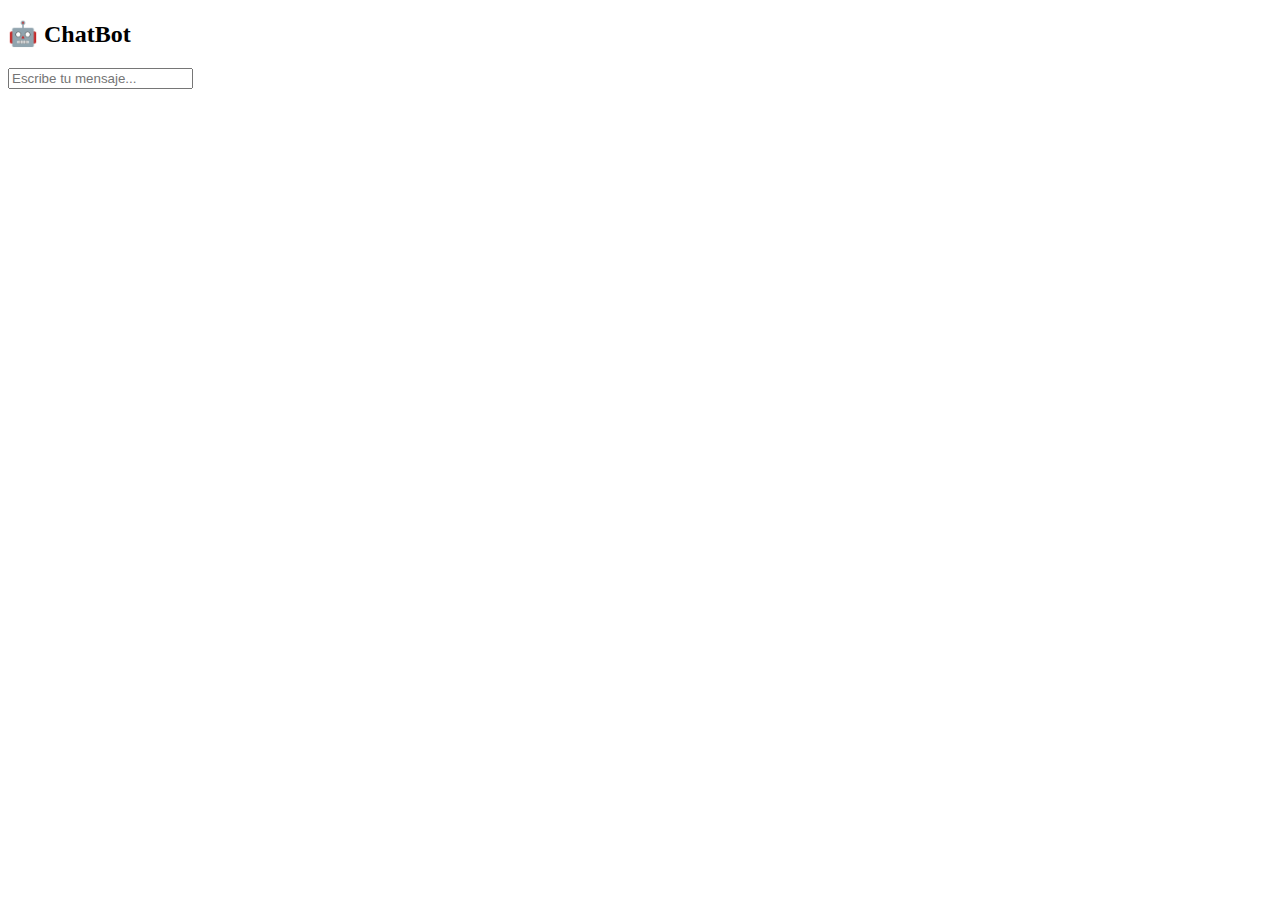
<file: personal/Mision2/chatbotv4/template/index.html>
<!DOCTYPE html>
<html lang="en">
<head>
    <meta charset="UTF-8">
    <meta name="viewport" content="width=device-width, initial-scale=1.0">
    <title>ChatBot Inteligente</title>
</head>
<body>

    <div id="chatbox">
        <h2> 🤖 ChatBot</h2>
        <div id="messages"></div>
        <form id="chatForm" >
            <input type="text" id="userInput" placeholder="Escribe tu mensaje..." autocomplete="off">
        </form>
    </div>

<script>
    const form = document.getElementById("chatForm");
    const input = document.getElementById("userInput");
    const messages = document.getElementById("messages");

    form.addEventListener("submit", async (e)=> {
        e.preventDefault();
        const text = input.value.trim();
        if(!text) return;
        messages.innerHTML+= `<div class="msg user"> Tu: ${text} </div>`;
        input.value = "";
        const response  = await fetch("/chat", {
            method: "POST",
            headers: {"Content-Type": "application/x-www-form-urlencoded"},
            body: `message=${encodeURIComponent(text)}`
        });
    const data = await response.json();
    messages.innerHTML+= `<div class="msg bot">Bot: ${data.response} </div>`;
    messages.scrollTop = messages.scrollHeight;
    
    });
    
</script>
    
</body>
</html>
</file>
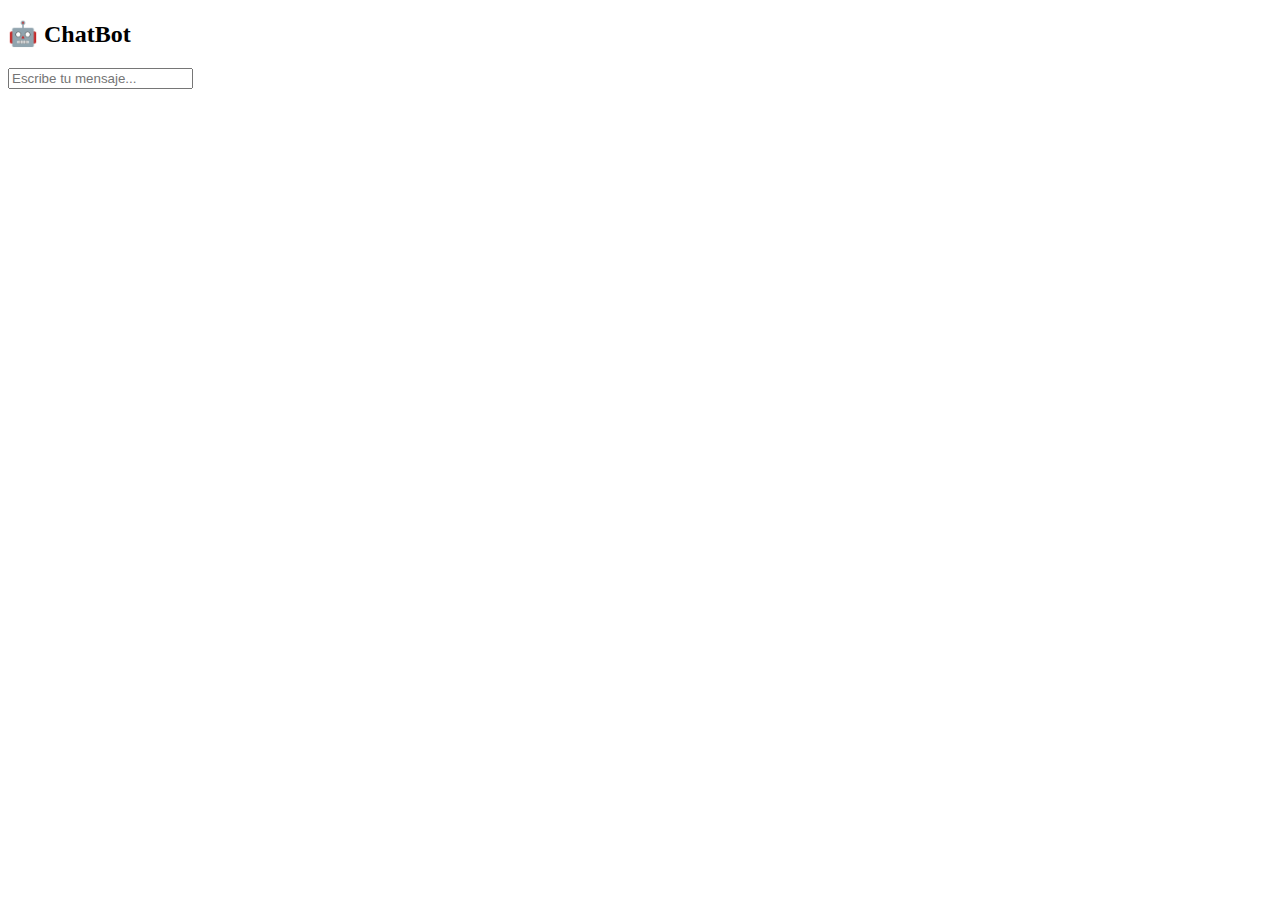
<file: personal/Mision2/chatbotv4/templates/index.html>
<!DOCTYPE html>
<html lang="en">
<head>
    <meta charset="UTF-8">
    <meta name="viewport" content="width=device-width, initial-scale=1.0">
    <title>ChatBot Inteligente</title>
</head>
<body>

    <div id="chatbox">
        <h2> 🤖 ChatBot</h2>
        <div id="messages"></div>
        <form id="chatForm" >
            <input type="text" id="userInput" placeholder="Escribe tu mensaje..." autocomplete="off">
        </form>
    </div>

<script>
    const form = document.getElementById("chatForm");
    const input = document.getElementById("userInput");
    const messages = document.getElementById("messages");

    form.addEventListener("submit", async (e)=> {
        e.preventDefault();
        const text = input.value.trim();
        if(!text) return;
        messages.innerHTML+= `<div class="msg user"> Tu: ${text} </div>`;
        input.value = "";
        
        const response  = await fetch("/chat", {
            method: "POST",
            headers: {"Content-Type": "application/x-www-form-urlencoded"},
            body: `message=${encodeURIComponent(text)}`
        });
    const data = await response.json();
    messages.innerHTML+= `<div class="msg bot">Bot: ${data.response} </div>`;
    messages.scrollTop = messages.scrollHeight;
    
    });
    
</script>
    
</body>
</html>
</file>
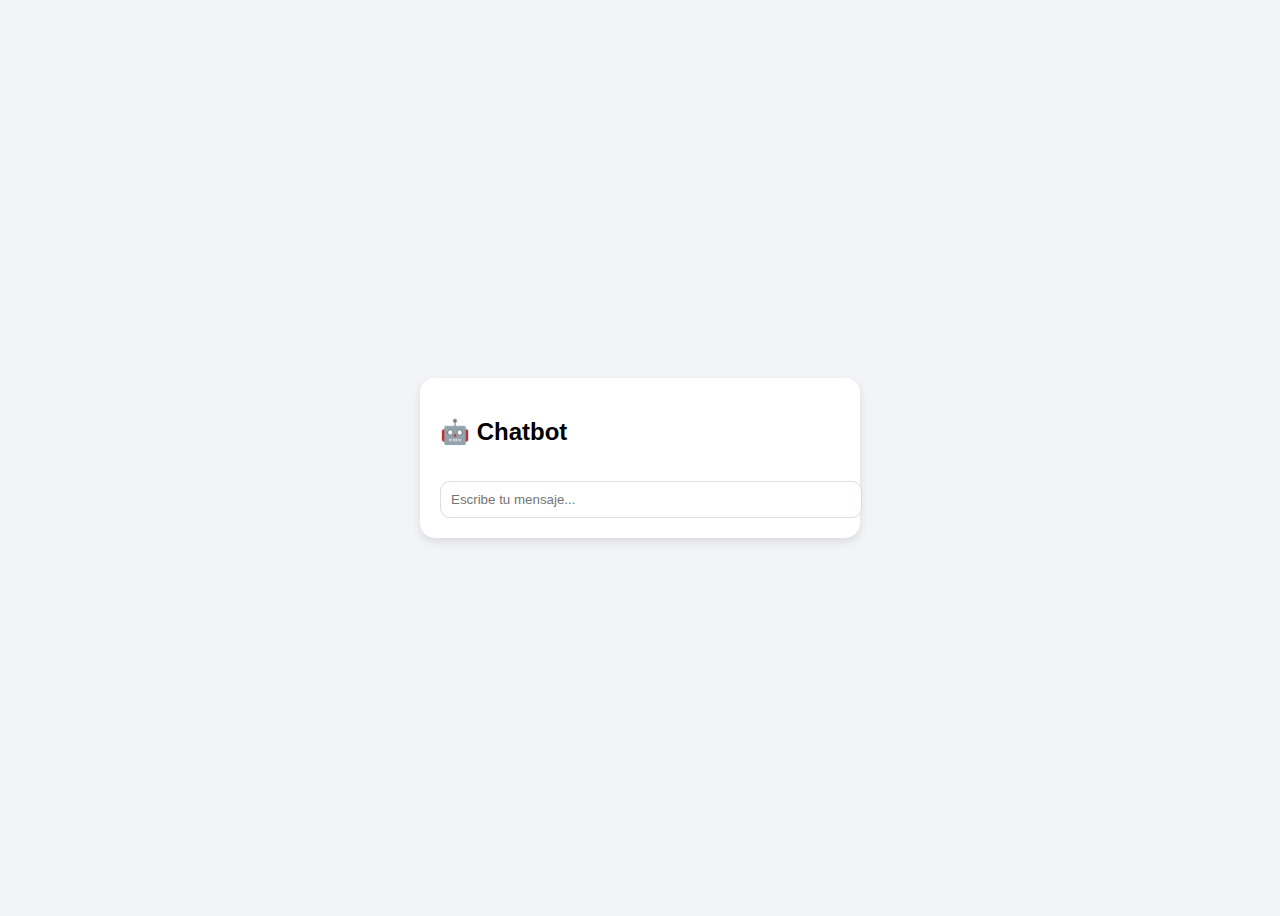
<file: personal/Mision2/version1ns/templates/index.html>
<!DOCTYPE html>
<html lang="es">
<head>
  <meta charset="UTF-8" />
  <meta name="viewport" content="width=device-width, initial-scale=1.0" />
  <title>Chatbot Inteligente</title>
  <style>
    body {
      font-family: Arial, sans-serif;
      background: #f2f4f8;
      display: flex;
      justify-content: center;
      align-items: center;
      height: 100vh;
    }
    #chatbox {
      background: white;
      width: 400px;
      border-radius: 15px;
      box-shadow: 0 4px 10px rgba(0,0,0,0.1);
      padding: 20px;
      display: flex;
      flex-direction: column;
    }
    #messages {
      flex-grow: 1;
      overflow-y: auto;
      margin-bottom: 15px;
    }
    .msg { margin: 8px 0; }
    .user { text-align: right; color: blue; }
    .bot { text-align: left; color: green; }
    input[type="text"] {
      width: 100%;
      padding: 10px;
      border: 1px solid #ddd;
      border-radius: 10px;
      outline: none;
    }
  </style>
</head>
<body>
  <div id="chatbox">
    <h2>🤖 Chatbot</h2>
    <div id="messages"></div>
    <form id="chatForm">
      <input type="text" id="userInput" placeholder="Escribe tu mensaje..." autocomplete="off" />
    </form>
  </div>

  <script>
    const form = document.getElementById("chatForm");
    const input = document.getElementById("userInput");
    const messages = document.getElementById("messages");

    form.addEventListener("submit", async (e) => {
      e.preventDefault();
      const text = input.value.trim();
      if (!text) return;

      messages.innerHTML += `<div class="msg user">Tú: ${text}</div>`;
      input.value = "";

      const response = await fetch("/chat", {
        method: "POST",
        headers: { "Content-Type": "application/x-www-form-urlencoded" },
        body: `message=${encodeURIComponent(text)}`
      });

      const data = await response.json();
      messages.innerHTML += `<div class="msg bot">Bot: ${data.response}</div>`;
      messages.scrollTop = messages.scrollHeight;
    });
  </script>
</body>
</html>
</file>
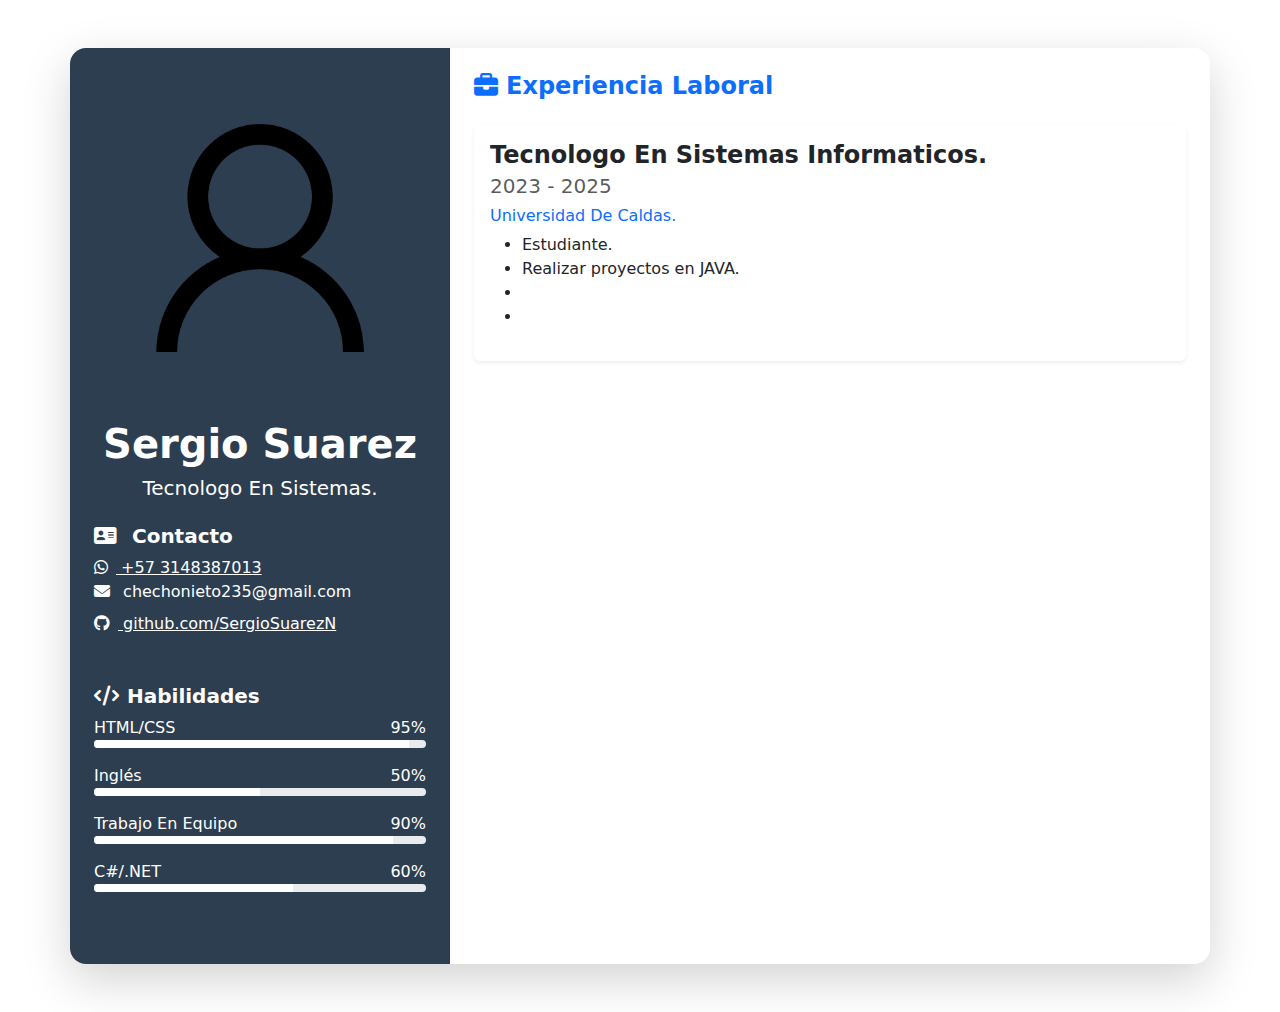
<file: personal/Mision_1/Frontend/Hoja de vida/index.html>
<!DOCTYPE html>
<html lang="en">
<head>
    <meta charset="UTF-8">
    <meta name="viewport" content="width=device-width, initial-scale=1.0">
<!-- Bootstrap 5 -->
    <link href="https://cdn.jsdelivr.net/npm/bootstrap@5.3.0/dist/css/bootstrap.min.css" rel="stylesheet">
    <!-- Font Awesome -->
    <link rel="stylesheet" href="https://cdnjs.cloudflare.com/ajax/libs/font-awesome/6.4.0/css/all.min.css">
    <!-- Google Fonts -->
    
    <link href="https://fonts.googleapis.com/css2?family=Montserrat:wght@400;600&display=swap" rel="stylesheet">
    <link rel="stylesheet" href="style.css">
    <title>Hoja de Vida</title>
</head>
<body>

    <div class="container my-5">
        <div class="row shadow-lg rounded-4 overflow-hidden">
            
            <!--- Columna izquierda-->

            <div class="col-md-4 bg-primary text-white p-4">

                <header class="text-center mb-4">
                    <img class="img-fluid rounded-circle border-4 border-white mb-3" src="img/Sample_User_Icon.png"
                    alt="Foto de Perfil">
                    <h1 class="fw-bold mb-2">Sergio Suarez</h1>
                    <h2 class="h5">Tecnologo En Sistemas.</h2>
                </header>

                <section>
                    <h5 class="fw-bold"> <i class="fas fa-address-card me-2"></i> Contacto</h5>

                    <ul class="list-unstyled">
                        <li>
                            <a href="https://wa.me/573148387013?text=Hola%20me%20gustar%C3%ADa%20contratarte"
                            target="_blank"
                            class="text-white">
                                <i class="fa-brands fa-whatsapp me-2"></i> +57 3148387013
                            </a>
                        </li>
                        <li class="mb-2">
                            <i class="fas fa-envelope me-2"></i> chechonieto235@gmail.com
                        </li>
                        <li class="mb-2">
                            <a href="https://github.com/SergioSuarezN"
                            target="_blank"
                            class="text-white">
                            <i class="fab fa-github me-2"></i>
                            github.com/SergioSuarezN
                        </a>
                        </li>
                    </ul>
                </section>

                <section class="my-5">
                    <h5 class="fw-bold"> <i class="fas fa-code me-2"></i>Habilidades </h5>
                    <div class="d-flex justify-content-between">
                        <span>HTML/CSS</span>
                        <span>95%</span>
                    </div>
                    <div class="progress mb-3" style="height:8px;">
                        <div class="progress-bar bg-white" style="width: 95%;"></div>
                    </div>
                    <div class="d-flex justify-content-between">
                        <span>Inglés</span>
                        <span>50%</span>
                    </div>
                    <div class="progress mb-3" style="height:8px;">
                        <div class="progress-bar bg-white" style="width: 50%;"></div>
                    </div>
                    <div class="d-flex justify-content-between">
                        <span>Trabajo En Equipo</span>
                        <span>90%</span>
                    </div>
                    <div class="progress mb-3" style="height:8px;">
                        <div class="progress-bar bg-white" style="width: 90%;"></div>
                    </div>
                    <div class="d-flex justify-content-between">
                        <span>C#/.NET</span>
                        <span>60%</span>
                    </div>
                    <div class="progress mb-3" style="height:8px;">
                        <div class="progress-bar bg-white" style="width: 60%;"></div>
                    </div>


                </section>

            </div>

            <!----Columna Derecha-->

            <div class="col-md-8 border-0 shadow-sm p-4">
                
                <section class="mb-5">
                    <h4 class="fw-bold text-primary mb-4"> <i class="fas fa-briefcase me-2"></i>Experiencia Laboral</h4>
                    <div class="card mb-3 border-0 shadow-sm">
                        <div class="card-body">
                            <h4 class="card-title fw-bold">
                                Tecnologo En Sistemas Informaticos.
                            </h4>
                            <h5 class="card-subtitle mb-2 text-muted" style="font-size: 20px;">
                                2023 - 2025
                            </h5>
                            <h6 class="text-primary">
                                Universidad De Caldas.
                            </h6>
                            <ul>
                                <li>Estudiante.</li>
                                <li>Realizar proyectos en JAVA.</li>
                                <li></li>
                                <li></li>
                            </ul>
                        </div>
                    </div>
                </section>


            </div>
        </div>
    </div>
    

    <script src="https://cdn.jsdelivr.net/npm/bootstrap@5.3.0/dist/js/bootstrap.bundle.min.js"></script>
</body>
</html>
</file>
<file: personal/Mision_1/Frontend/Hoja de vida/style.css>
.bg-primary{
    background-color: #2c3e50 !important;
}

.img {
    max-width: 50%;
}
</file>
